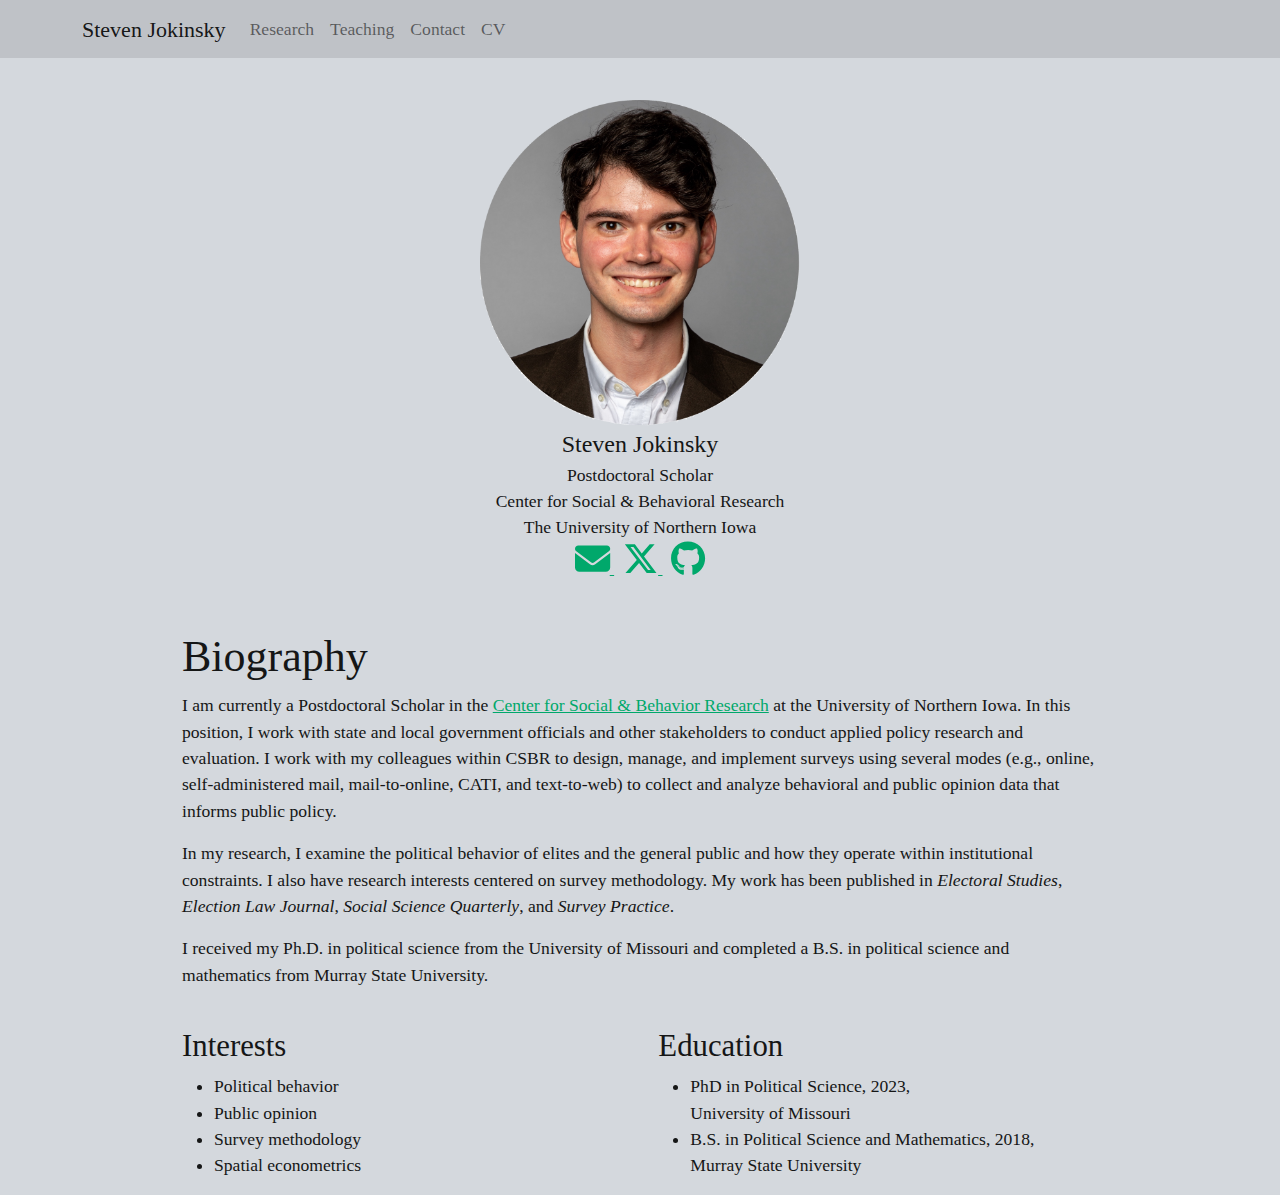
<file: docs/index.html>
<!DOCTYPE html>

<html>

<head>

<meta charset="utf-8" />
<meta name="generator" content="pandoc" />
<meta http-equiv="X-UA-Compatible" content="IE=EDGE" />




<title>index.knit</title>

<script src="site_libs/header-attrs-2.25/header-attrs.js"></script>
<script src="site_libs/jquery-3.6.0/jquery-3.6.0.min.js"></script>
<meta name="viewport" content="width=device-width, initial-scale=1, shrink-to-fit=no" />
<link href="site_libs/bootstrap-5.2.2/bootstrap.min.css" rel="stylesheet" />
<script src="site_libs/bootstrap-5.2.2/bootstrap.bundle.min.js"></script>
<script src="site_libs/bs3compat-0.5.1/transition.js"></script>
<script src="site_libs/bs3compat-0.5.1/tabs.js"></script>
<script src="site_libs/bs3compat-0.5.1/bs3compat.js"></script>
<script src="site_libs/navigation-1.1/tabsets.js"></script>
<link href="site_libs/highlightjs-9.12.0/default.css" rel="stylesheet" />
<script src="site_libs/highlightjs-9.12.0/highlight.js"></script>

<style type="text/css">
  code{white-space: pre-wrap;}
  span.smallcaps{font-variant: small-caps;}
  span.underline{text-decoration: underline;}
  div.column{display: inline-block; vertical-align: top; width: 50%;}
  div.hanging-indent{margin-left: 1.5em; text-indent: -1.5em;}
  ul.task-list{list-style: none;}
    </style>

<style type="text/css">code{white-space: pre;}</style>
<script type="text/javascript">
if (window.hljs) {
  hljs.configure({languages: []});
  hljs.initHighlightingOnLoad();
  if (document.readyState && document.readyState === "complete") {
    window.setTimeout(function() { hljs.initHighlighting(); }, 0);
  }
}
</script>









<style type = "text/css">
.main-container {
  max-width: 940px;
  margin-left: auto;
  margin-right: auto;
}
img {
  max-width:100%;
}
.tabbed-pane {
  padding-top: 12px;
}
.html-widget {
  margin-bottom: 20px;
}
button.code-folding-btn:focus {
  outline: none;
}
summary {
  display: list-item;
}
details > summary > p:only-child {
  display: inline;
}
pre code {
  padding: 0;
}
</style>


<style type="text/css">
.dropdown-submenu {
  position: relative;
}
.dropdown-submenu>.dropdown-menu {
  top: 0;
  left: 100%;
  margin-top: -6px;
  margin-left: -1px;
  border-radius: 0 6px 6px 6px;
}
.dropdown-submenu:hover>.dropdown-menu {
  display: block;
}
.dropdown-submenu>a:after {
  display: block;
  content: " ";
  float: right;
  width: 0;
  height: 0;
  border-color: transparent;
  border-style: solid;
  border-width: 5px 0 5px 5px;
  border-left-color: #cccccc;
  margin-top: 5px;
  margin-right: -10px;
}
.dropdown-submenu:hover>a:after {
  border-left-color: #adb5bd;
}
.dropdown-submenu.pull-left {
  float: none;
}
.dropdown-submenu.pull-left>.dropdown-menu {
  left: -100%;
  margin-left: 10px;
  border-radius: 6px 0 6px 6px;
}
</style>

<script type="text/javascript">
// manage active state of menu based on current page
$(document).ready(function () {
  // active menu anchor
  href = window.location.pathname
  href = href.substr(href.lastIndexOf('/') + 1)
  if (href === "")
    href = "index.html";
  var menuAnchor = $('a[href="' + href + '"]');

  // mark the anchor link active (and if it's in a dropdown, also mark that active)
  var dropdown = menuAnchor.closest('li.dropdown');
  if (window.bootstrap) { // Bootstrap 4+
    menuAnchor.addClass('active');
    dropdown.find('> .dropdown-toggle').addClass('active');
  } else { // Bootstrap 3
    menuAnchor.parent().addClass('active');
    dropdown.addClass('active');
  }

  // Navbar adjustments
  var navHeight = $(".navbar").first().height() + 15;
  var style = document.createElement('style');
  var pt = "padding-top: " + navHeight + "px; ";
  var mt = "margin-top: -" + navHeight + "px; ";
  var css = "";
  // offset scroll position for anchor links (for fixed navbar)
  for (var i = 1; i <= 6; i++) {
    css += ".section h" + i + "{ " + pt + mt + "}\n";
  }
  style.innerHTML = "body {" + pt + "padding-bottom: 40px; }\n" + css;
  document.head.appendChild(style);
});
</script>

<!-- tabsets -->

<style type="text/css">
.tabset-dropdown > .nav-tabs {
  display: inline-table;
  max-height: 500px;
  min-height: 44px;
  overflow-y: auto;
  border: 1px solid #ddd;
  border-radius: 4px;
}

.tabset-dropdown > .nav-tabs > li.active:before, .tabset-dropdown > .nav-tabs.nav-tabs-open:before {
  content: "\e259";
  font-family: 'Glyphicons Halflings';
  display: inline-block;
  padding: 10px;
  border-right: 1px solid #ddd;
}

.tabset-dropdown > .nav-tabs.nav-tabs-open > li.active:before {
  content: "\e258";
  font-family: 'Glyphicons Halflings';
  border: none;
}

.tabset-dropdown > .nav-tabs > li.active {
  display: block;
}

.tabset-dropdown > .nav-tabs > li > a,
.tabset-dropdown > .nav-tabs > li > a:focus,
.tabset-dropdown > .nav-tabs > li > a:hover {
  border: none;
  display: inline-block;
  border-radius: 4px;
  background-color: transparent;
}

.tabset-dropdown > .nav-tabs.nav-tabs-open > li {
  display: block;
  float: none;
}

.tabset-dropdown > .nav-tabs > li {
  display: none;
}
</style>

<!-- code folding -->




</head>

<body>


<div class="container-fluid main-container">




<div class="navbar navbar-default  navbar-fixed-top" role="navigation">
  <div class="container">
    <div class="navbar-header">
      <button type="button" class="navbar-toggle collapsed" data-toggle="collapse" data-bs-toggle="collapse" data-target="#navbar" data-bs-target="#navbar">
        <span class="icon-bar"></span>
        <span class="icon-bar"></span>
        <span class="icon-bar"></span>
      </button>
      <a class="navbar-brand" href="index.html">Steven Jokinsky</a>
    </div>
    <div id="navbar" class="navbar-collapse collapse">
      <ul class="nav navbar-nav">
        <li>
  <a href="research.html">Research</a>
</li>
<li>
  <a href="teaching.html">Teaching</a>
</li>
<li>
  <a href="contact.html">Contact</a>
</li>
<li>
  <a href="./CV/Jokinsky-CV-OCT25.pdf">CV</a>
</li>
      </ul>
      <ul class="nav navbar-nav navbar-right">
        
      </ul>
    </div><!--/.nav-collapse -->
  </div><!--/.container -->
</div><!--/.navbar -->

<div id="header">




</div>


<!-- Load in R packages -->
<p><br /> <!-- LINE BREAK --></p>
<!-- Insert professional headshot -->
<img src="images/StevenJokinsky-Circle.png" width="35%" height="35%" style="display: block; margin: auto;" />
<center>
<font size = "5"> Steven Jokinsky </font> <br /> Postdoctoral Scholar
<br /> Center for Social &amp; Behavioral Research <br /> The University
of Northern Iowa
</center>
<!-- <br /> <!-- LINE BREAK -->
<!-- Insert links to email, Twitter/X, and GitHub -->
<center>
<a href="mailto:steven.jokinsky@uni.edu">
<svg aria-hidden="true" role="img" viewBox="0 0 512 512" style="height:2em;width:2em;vertical-align:-0.125em;margin-left:auto;margin-right:auto;font-size:inherit;fill:currentColor;overflow:visible;position:relative;"><path d="M48 64C21.5 64 0 85.5 0 112c0 15.1 7.1 29.3 19.2 38.4L236.8 313.6c11.4 8.5 27 8.5 38.4 0L492.8 150.4c12.1-9.1 19.2-23.3 19.2-38.4c0-26.5-21.5-48-48-48H48zM0 176V384c0 35.3 28.7 64 64 64H448c35.3 0 64-28.7 64-64V176L294.4 339.2c-22.8 17.1-54 17.1-76.8 0L0 176z"/></svg>
</a>   <a href="https://x.com/stevenjokinsky">
<svg aria-hidden="true" role="img" viewBox="0 0 512 512" style="height:2em;width:2em;vertical-align:-0.125em;margin-left:auto;margin-right:auto;font-size:inherit;fill:currentColor;overflow:visible;position:relative;"><path d="M389.2 48h70.6L305.6 224.2 487 464H345L233.7 318.6 106.5 464H35.8L200.7 275.5 26.8 48H172.4L272.9 180.9 389.2 48zM364.4 421.8h39.1L151.1 88h-42L364.4 421.8z"/></svg>
</a>   <a href="https://github.com/stevenjokinsky">
<svg aria-hidden="true" role="img" viewBox="0 0 496 512" style="height:2em;width:1.94em;vertical-align:-0.125em;margin-left:auto;margin-right:auto;font-size:inherit;fill:currentColor;overflow:visible;position:relative;"><path d="M165.9 397.4c0 2-2.3 3.6-5.2 3.6-3.3.3-5.6-1.3-5.6-3.6 0-2 2.3-3.6 5.2-3.6 3-.3 5.6 1.3 5.6 3.6zm-31.1-4.5c-.7 2 1.3 4.3 4.3 4.9 2.6 1 5.6 0 6.2-2s-1.3-4.3-4.3-5.2c-2.6-.7-5.5.3-6.2 2.3zm44.2-1.7c-2.9.7-4.9 2.6-4.6 4.9.3 2 2.9 3.3 5.9 2.6 2.9-.7 4.9-2.6 4.6-4.6-.3-1.9-3-3.2-5.9-2.9zM244.8 8C106.1 8 0 113.3 0 252c0 110.9 69.8 205.8 169.5 239.2 12.8 2.3 17.3-5.6 17.3-12.1 0-6.2-.3-40.4-.3-61.4 0 0-70 15-84.7-29.8 0 0-11.4-29.1-27.8-36.6 0 0-22.9-15.7 1.6-15.4 0 0 24.9 2 38.6 25.8 21.9 38.6 58.6 27.5 72.9 20.9 2.3-16 8.8-27.1 16-33.7-55.9-6.2-112.3-14.3-112.3-110.5 0-27.5 7.6-41.3 23.6-58.9-2.6-6.5-11.1-33.3 2.6-67.9 20.9-6.5 69 27 69 27 20-5.6 41.5-8.5 62.8-8.5s42.8 2.9 62.8 8.5c0 0 48.1-33.6 69-27 13.7 34.7 5.2 61.4 2.6 67.9 16 17.7 25.8 31.5 25.8 58.9 0 96.5-58.9 104.2-114.8 110.5 9.2 7.9 17 22.9 17 46.4 0 33.7-.3 75.4-.3 83.6 0 6.5 4.6 14.4 17.3 12.1C428.2 457.8 496 362.9 496 252 496 113.3 383.5 8 244.8 8zM97.2 352.9c-1.3 1-1 3.3.7 5.2 1.6 1.6 3.9 2.3 5.2 1 1.3-1 1-3.3-.7-5.2-1.6-1.6-3.9-2.3-5.2-1zm-10.8-8.1c-.7 1.3.3 2.9 2.3 3.9 1.6 1 3.6.7 4.3-.7.7-1.3-.3-2.9-2.3-3.9-2-.6-3.6-.3-4.3.7zm32.4 35.6c-1.6 1.3-1 4.3 1.3 6.2 2.3 2.3 5.2 2.6 6.5 1 1.3-1.3.7-4.3-1.3-6.2-2.2-2.3-5.2-2.6-6.5-1zm-11.4-14.7c-1.6 1-1.6 3.6 0 5.9 1.6 2.3 4.3 3.3 5.6 2.3 1.6-1.3 1.6-3.9 0-6.2-1.4-2.3-4-3.3-5.6-2z"/></svg>
</a>
</center>
<p><br /> <!-- LINE BREAK --></p>
<!-- Biography -->
<div id="biography" class="section level1">
<h1>Biography</h1>
<p>I am currently a Postdoctoral Scholar in the <a
href="https://csbr.uni.edu">Center for Social &amp; Behavior
Research</a> at the University of Northern Iowa. In this position, I
work with state and local government officials and other stakeholders to
conduct applied policy research and evaluation. I work with my
colleagues within CSBR to design, manage, and implement surveys using
several modes (e.g., online, self-administered mail, mail-to-online,
CATI, and text-to-web) to collect and analyze behavioral and public
opinion data that informs public policy. <br/> <!-- LINE BREAK --></p>
<p>In my research, I examine the political behavior of elites and the
general public and how they operate within institutional constraints. I
also have research interests centered on survey methodology. My work has
been published in <em>Electoral Studies</em>, <em>Election Law
Journal</em>, <em>Social Science Quarterly</em>, and <em>Survey
Practice</em>. <br /> <!-- LINE BREAK --></p>
<p>I received my Ph.D. in political science from the University of
Missouri and completed a B.S. in political science and mathematics from
Murray State University.</p>
<div class="columns">
<div id="interests" class="section level3"
style="width:48%; float:left; margin-right:4%;">
<h3>Interests</h3>
<ul>
<li>Political behavior</li>
<li>Public opinion</li>
<li>Survey methodology</li>
<li>Spatial econometrics</li>
</ul>
</div><div id="education" class="section level3"
style="width:48%; float:right;">
<h3>Education</h3>
<ul>
<li>PhD in Political Science, 2023, <br /> <!-- LINE BREAK -->
University of Missouri</li>
<li>B.S. in Political Science and Mathematics, 2018, <br />
<!-- LINE BREAK --> Murray State University</li>
</ul>
</div>
</div>
</div>




</div>

<script>

// add bootstrap table styles to pandoc tables
function bootstrapStylePandocTables() {
  $('tr.odd').parent('tbody').parent('table').addClass('table table-condensed');
}
$(document).ready(function () {
  bootstrapStylePandocTables();
});


</script>

<!-- tabsets -->

<script>
$(document).ready(function () {
  window.buildTabsets("TOC");
});

$(document).ready(function () {
  $('.tabset-dropdown > .nav-tabs > li').click(function () {
    $(this).parent().toggleClass('nav-tabs-open');
  });
});
</script>

<!-- code folding -->


<!-- dynamically load mathjax for compatibility with self-contained -->
<script>
  (function () {
    var script = document.createElement("script");
    script.type = "text/javascript";
    script.src  = "https://mathjax.rstudio.com/latest/MathJax.js?config=TeX-AMS-MML_HTMLorMML";
    document.getElementsByTagName("head")[0].appendChild(script);
  })();
</script>

</body>
</html>
</file>
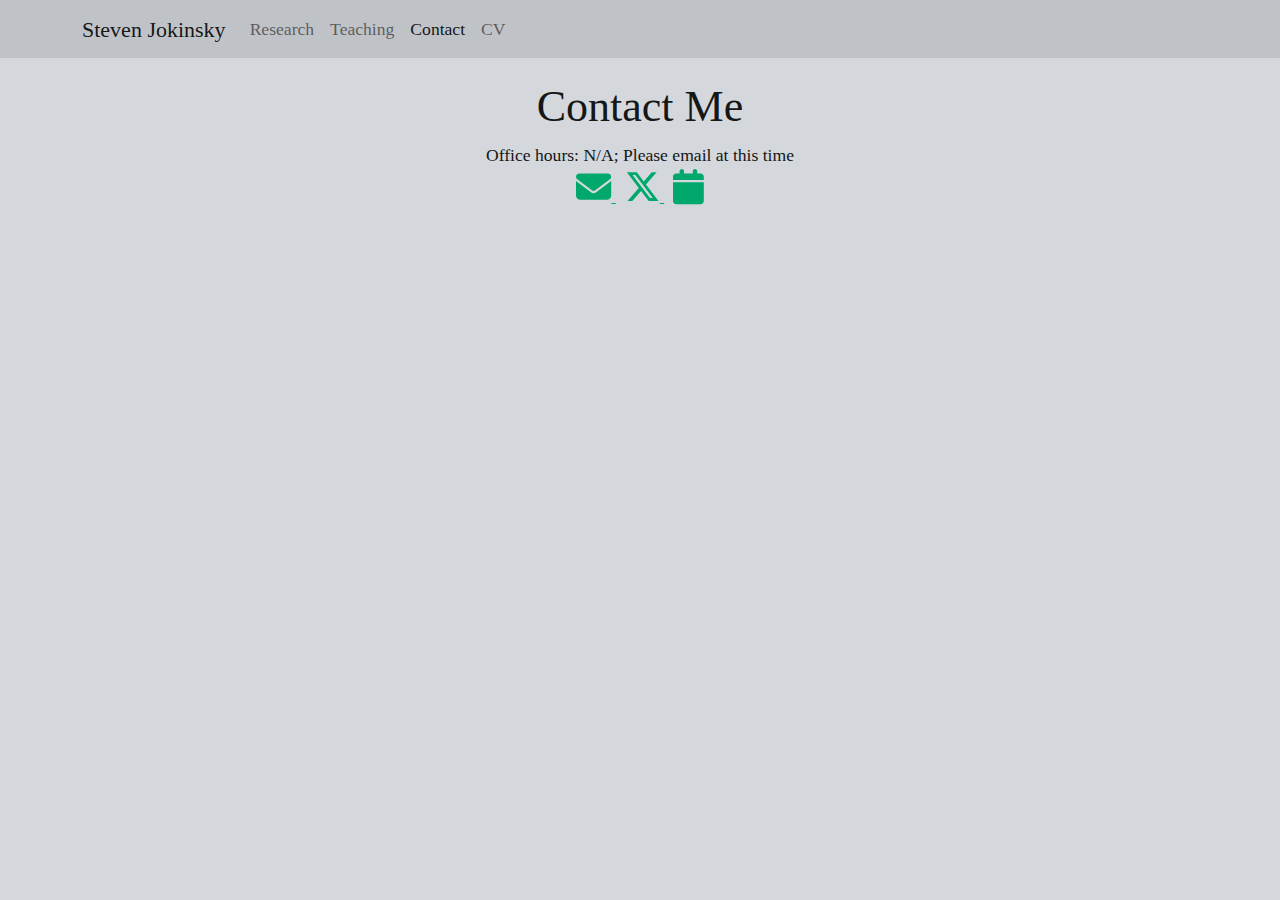
<file: docs/contact.html>
<!DOCTYPE html>

<html>

<head>

<meta charset="utf-8" />
<meta name="generator" content="pandoc" />
<meta http-equiv="X-UA-Compatible" content="IE=EDGE" />




<title>contact.knit</title>

<script src="site_libs/header-attrs-2.25/header-attrs.js"></script>
<script src="site_libs/jquery-3.6.0/jquery-3.6.0.min.js"></script>
<meta name="viewport" content="width=device-width, initial-scale=1, shrink-to-fit=no" />
<link href="site_libs/bootstrap-5.2.2/bootstrap.min.css" rel="stylesheet" />
<script src="site_libs/bootstrap-5.2.2/bootstrap.bundle.min.js"></script>
<script src="site_libs/bs3compat-0.5.1/transition.js"></script>
<script src="site_libs/bs3compat-0.5.1/tabs.js"></script>
<script src="site_libs/bs3compat-0.5.1/bs3compat.js"></script>
<script src="site_libs/navigation-1.1/tabsets.js"></script>
<link href="site_libs/highlightjs-9.12.0/default.css" rel="stylesheet" />
<script src="site_libs/highlightjs-9.12.0/highlight.js"></script>
<script src="site_libs/htmlwidgets-1.6.4/htmlwidgets.js"></script>
<link href="site_libs/leaflet-1.3.1/leaflet.css" rel="stylesheet" />
<script src="site_libs/leaflet-1.3.1/leaflet.js"></script>
<link href="site_libs/leafletfix-1.0.0/leafletfix.css" rel="stylesheet" />
<script src="site_libs/proj4-2.6.2/proj4.min.js"></script>
<script src="site_libs/Proj4Leaflet-1.0.1/proj4leaflet.js"></script>
<link href="site_libs/rstudio_leaflet-1.3.1/rstudio_leaflet.css" rel="stylesheet" />
<script src="site_libs/leaflet-binding-2.2.2/leaflet.js"></script>

<style type="text/css">
  code{white-space: pre-wrap;}
  span.smallcaps{font-variant: small-caps;}
  span.underline{text-decoration: underline;}
  div.column{display: inline-block; vertical-align: top; width: 50%;}
  div.hanging-indent{margin-left: 1.5em; text-indent: -1.5em;}
  ul.task-list{list-style: none;}
    </style>

<style type="text/css">code{white-space: pre;}</style>
<script type="text/javascript">
if (window.hljs) {
  hljs.configure({languages: []});
  hljs.initHighlightingOnLoad();
  if (document.readyState && document.readyState === "complete") {
    window.setTimeout(function() { hljs.initHighlighting(); }, 0);
  }
}
</script>









<style type = "text/css">
.main-container {
  max-width: 940px;
  margin-left: auto;
  margin-right: auto;
}
img {
  max-width:100%;
}
.tabbed-pane {
  padding-top: 12px;
}
.html-widget {
  margin-bottom: 20px;
}
button.code-folding-btn:focus {
  outline: none;
}
summary {
  display: list-item;
}
details > summary > p:only-child {
  display: inline;
}
pre code {
  padding: 0;
}
</style>


<style type="text/css">
.dropdown-submenu {
  position: relative;
}
.dropdown-submenu>.dropdown-menu {
  top: 0;
  left: 100%;
  margin-top: -6px;
  margin-left: -1px;
  border-radius: 0 6px 6px 6px;
}
.dropdown-submenu:hover>.dropdown-menu {
  display: block;
}
.dropdown-submenu>a:after {
  display: block;
  content: " ";
  float: right;
  width: 0;
  height: 0;
  border-color: transparent;
  border-style: solid;
  border-width: 5px 0 5px 5px;
  border-left-color: #cccccc;
  margin-top: 5px;
  margin-right: -10px;
}
.dropdown-submenu:hover>a:after {
  border-left-color: #adb5bd;
}
.dropdown-submenu.pull-left {
  float: none;
}
.dropdown-submenu.pull-left>.dropdown-menu {
  left: -100%;
  margin-left: 10px;
  border-radius: 6px 0 6px 6px;
}
</style>

<script type="text/javascript">
// manage active state of menu based on current page
$(document).ready(function () {
  // active menu anchor
  href = window.location.pathname
  href = href.substr(href.lastIndexOf('/') + 1)
  if (href === "")
    href = "index.html";
  var menuAnchor = $('a[href="' + href + '"]');

  // mark the anchor link active (and if it's in a dropdown, also mark that active)
  var dropdown = menuAnchor.closest('li.dropdown');
  if (window.bootstrap) { // Bootstrap 4+
    menuAnchor.addClass('active');
    dropdown.find('> .dropdown-toggle').addClass('active');
  } else { // Bootstrap 3
    menuAnchor.parent().addClass('active');
    dropdown.addClass('active');
  }

  // Navbar adjustments
  var navHeight = $(".navbar").first().height() + 15;
  var style = document.createElement('style');
  var pt = "padding-top: " + navHeight + "px; ";
  var mt = "margin-top: -" + navHeight + "px; ";
  var css = "";
  // offset scroll position for anchor links (for fixed navbar)
  for (var i = 1; i <= 6; i++) {
    css += ".section h" + i + "{ " + pt + mt + "}\n";
  }
  style.innerHTML = "body {" + pt + "padding-bottom: 40px; }\n" + css;
  document.head.appendChild(style);
});
</script>

<!-- tabsets -->

<style type="text/css">
.tabset-dropdown > .nav-tabs {
  display: inline-table;
  max-height: 500px;
  min-height: 44px;
  overflow-y: auto;
  border: 1px solid #ddd;
  border-radius: 4px;
}

.tabset-dropdown > .nav-tabs > li.active:before, .tabset-dropdown > .nav-tabs.nav-tabs-open:before {
  content: "\e259";
  font-family: 'Glyphicons Halflings';
  display: inline-block;
  padding: 10px;
  border-right: 1px solid #ddd;
}

.tabset-dropdown > .nav-tabs.nav-tabs-open > li.active:before {
  content: "\e258";
  font-family: 'Glyphicons Halflings';
  border: none;
}

.tabset-dropdown > .nav-tabs > li.active {
  display: block;
}

.tabset-dropdown > .nav-tabs > li > a,
.tabset-dropdown > .nav-tabs > li > a:focus,
.tabset-dropdown > .nav-tabs > li > a:hover {
  border: none;
  display: inline-block;
  border-radius: 4px;
  background-color: transparent;
}

.tabset-dropdown > .nav-tabs.nav-tabs-open > li {
  display: block;
  float: none;
}

.tabset-dropdown > .nav-tabs > li {
  display: none;
}
</style>

<!-- code folding -->




</head>

<body>


<div class="container-fluid main-container">




<div class="navbar navbar-default  navbar-fixed-top" role="navigation">
  <div class="container">
    <div class="navbar-header">
      <button type="button" class="navbar-toggle collapsed" data-toggle="collapse" data-bs-toggle="collapse" data-target="#navbar" data-bs-target="#navbar">
        <span class="icon-bar"></span>
        <span class="icon-bar"></span>
        <span class="icon-bar"></span>
      </button>
      <a class="navbar-brand" href="index.html">Steven Jokinsky</a>
    </div>
    <div id="navbar" class="navbar-collapse collapse">
      <ul class="nav navbar-nav">
        <li>
  <a href="research.html">Research</a>
</li>
<li>
  <a href="teaching.html">Teaching</a>
</li>
<li>
  <a href="contact.html">Contact</a>
</li>
<li>
  <a href="./CV/Jokinsky-CV-SEP25.pdf">CV</a>
</li>
      </ul>
      <ul class="nav navbar-nav navbar-right">
        
      </ul>
    </div><!--/.nav-collapse -->
  </div><!--/.container -->
</div><!--/.navbar -->

<div id="header">




</div>


<center>
<div id="contact-me" class="section level1">
<h1>Contact Me</h1>
</center>
<center>
Office hours: N/A; Please email at this time
</center>
<!-- Insert links to email, Twitter/X, and GitHub -->
<center>
<a href="mailto:steven.jokinsky@uni.edu">
<svg aria-hidden="true" role="img" viewBox="0 0 512 512" style="height:2em;width:2em;vertical-align:-0.125em;margin-left:auto;margin-right:auto;font-size:inherit;fill:currentColor;overflow:visible;position:relative;"><path d="M48 64C21.5 64 0 85.5 0 112c0 15.1 7.1 29.3 19.2 38.4L236.8 313.6c11.4 8.5 27 8.5 38.4 0L492.8 150.4c12.1-9.1 19.2-23.3 19.2-38.4c0-26.5-21.5-48-48-48H48zM0 176V384c0 35.3 28.7 64 64 64H448c35.3 0 64-28.7 64-64V176L294.4 339.2c-22.8 17.1-54 17.1-76.8 0L0 176z"/></svg>
</a>   <a href="https://x.com/stevenjokinsky">
<svg aria-hidden="true" role="img" viewBox="0 0 512 512" style="height:2em;width:2em;vertical-align:-0.125em;margin-left:auto;margin-right:auto;font-size:inherit;fill:currentColor;overflow:visible;position:relative;"><path d="M389.2 48h70.6L305.6 224.2 487 464H345L233.7 318.6 106.5 464H35.8L200.7 275.5 26.8 48H172.4L272.9 180.9 389.2 48zM364.4 421.8h39.1L151.1 88h-42L364.4 421.8z"/></svg>
</a>   <a href="">
<svg aria-hidden="true" role="img" viewBox="0 0 448 512" style="height:2em;width:1.75em;vertical-align:-0.125em;margin-left:auto;margin-right:auto;font-size:inherit;fill:currentColor;overflow:visible;position:relative;"><path d="M96 32V64H48C21.5 64 0 85.5 0 112v48H448V112c0-26.5-21.5-48-48-48H352V32c0-17.7-14.3-32-32-32s-32 14.3-32 32V64H160V32c0-17.7-14.3-32-32-32S96 14.3 96 32zM448 192H0V464c0 26.5 21.5 48 48 48H400c26.5 0 48-21.5 48-48V192z"/></svg>
</a>
</center>
<p></br> <!-- LINE BREAK --></p>
<!-- Interactive map -->
</div>




</div>

<script>

// add bootstrap table styles to pandoc tables
function bootstrapStylePandocTables() {
  $('tr.odd').parent('tbody').parent('table').addClass('table table-condensed');
}
$(document).ready(function () {
  bootstrapStylePandocTables();
});


</script>

<!-- tabsets -->

<script>
$(document).ready(function () {
  window.buildTabsets("TOC");
});

$(document).ready(function () {
  $('.tabset-dropdown > .nav-tabs > li').click(function () {
    $(this).parent().toggleClass('nav-tabs-open');
  });
});
</script>

<!-- code folding -->


<!-- dynamically load mathjax for compatibility with self-contained -->
<script>
  (function () {
    var script = document.createElement("script");
    script.type = "text/javascript";
    script.src  = "https://mathjax.rstudio.com/latest/MathJax.js?config=TeX-AMS-MML_HTMLorMML";
    document.getElementsByTagName("head")[0].appendChild(script);
  })();
</script>

</body>
</html>
</file>
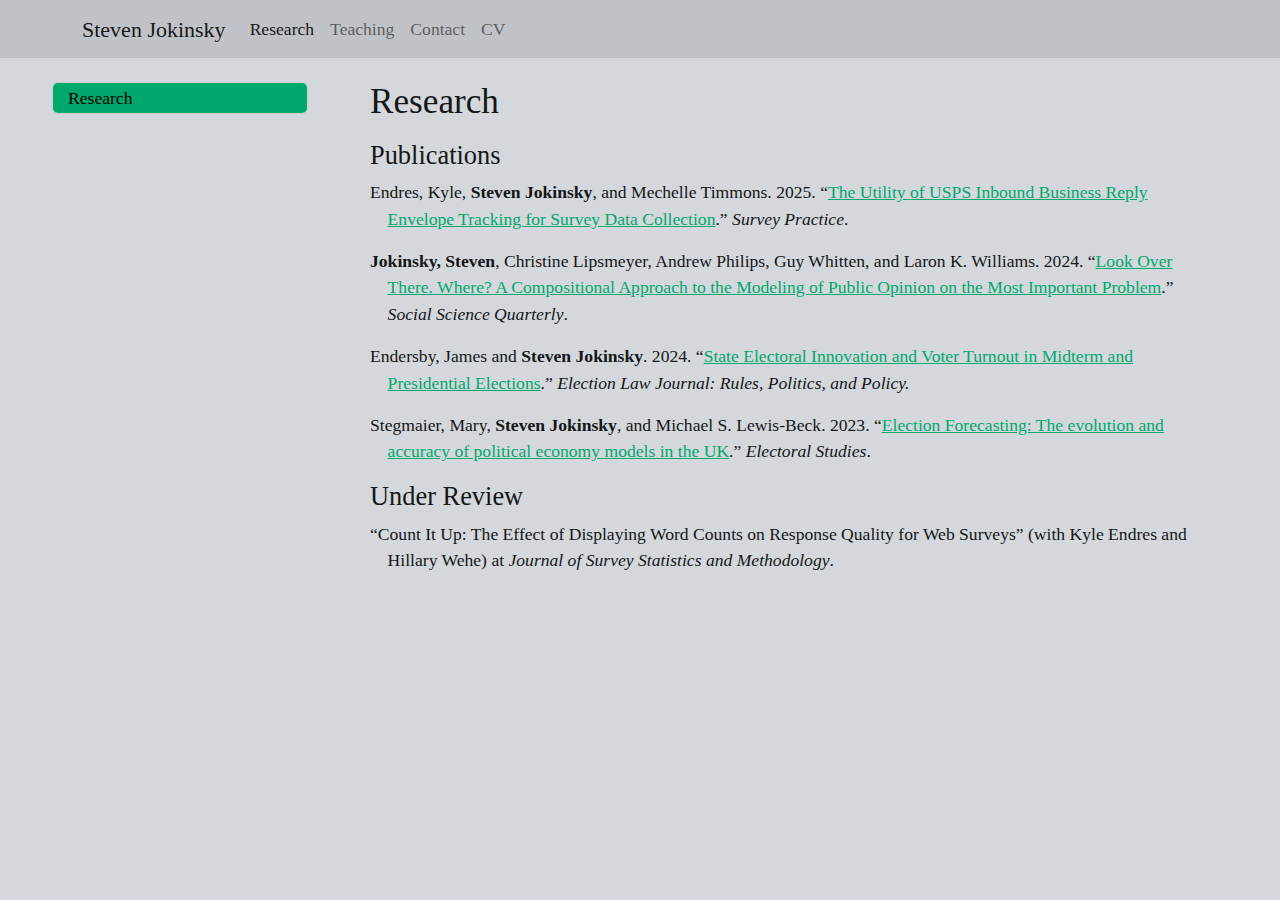
<file: docs/research.html>
<!DOCTYPE html>

<html>

<head>

<meta charset="utf-8" />
<meta name="generator" content="pandoc" />
<meta http-equiv="X-UA-Compatible" content="IE=EDGE" />




<title>research.knit</title>

<script src="site_libs/header-attrs-2.25/header-attrs.js"></script>
<script src="site_libs/jquery-3.6.0/jquery-3.6.0.min.js"></script>
<meta name="viewport" content="width=device-width, initial-scale=1, shrink-to-fit=no" />
<link href="site_libs/bootstrap-5.2.2/bootstrap.min.css" rel="stylesheet" />
<script src="site_libs/bootstrap-5.2.2/bootstrap.bundle.min.js"></script>
<script src="site_libs/bs3compat-0.5.1/transition.js"></script>
<script src="site_libs/bs3compat-0.5.1/tabs.js"></script>
<script src="site_libs/bs3compat-0.5.1/bs3compat.js"></script>
<script src="site_libs/jqueryui-1.13.2/jquery-ui.min.js"></script>
<link href="site_libs/tocify-1.9.1/jquery.tocify.css" rel="stylesheet" />
<script src="site_libs/tocify-1.9.1/jquery.tocify.js"></script>
<script src="site_libs/navigation-1.1/tabsets.js"></script>
<link href="site_libs/highlightjs-9.12.0/default.css" rel="stylesheet" />
<script src="site_libs/highlightjs-9.12.0/highlight.js"></script>

<style type="text/css">
  code{white-space: pre-wrap;}
  span.smallcaps{font-variant: small-caps;}
  span.underline{text-decoration: underline;}
  div.column{display: inline-block; vertical-align: top; width: 50%;}
  div.hanging-indent{margin-left: 1.5em; text-indent: -1.5em;}
  ul.task-list{list-style: none;}
    </style>

<style type="text/css">code{white-space: pre;}</style>
<script type="text/javascript">
if (window.hljs) {
  hljs.configure({languages: []});
  hljs.initHighlightingOnLoad();
  if (document.readyState && document.readyState === "complete") {
    window.setTimeout(function() { hljs.initHighlighting(); }, 0);
  }
}
</script>









<style type = "text/css">
.main-container {
  max-width: 940px;
  margin-left: auto;
  margin-right: auto;
}
img {
  max-width:100%;
}
.tabbed-pane {
  padding-top: 12px;
}
.html-widget {
  margin-bottom: 20px;
}
button.code-folding-btn:focus {
  outline: none;
}
summary {
  display: list-item;
}
details > summary > p:only-child {
  display: inline;
}
pre code {
  padding: 0;
}
</style>


<style type="text/css">
.dropdown-submenu {
  position: relative;
}
.dropdown-submenu>.dropdown-menu {
  top: 0;
  left: 100%;
  margin-top: -6px;
  margin-left: -1px;
  border-radius: 0 6px 6px 6px;
}
.dropdown-submenu:hover>.dropdown-menu {
  display: block;
}
.dropdown-submenu>a:after {
  display: block;
  content: " ";
  float: right;
  width: 0;
  height: 0;
  border-color: transparent;
  border-style: solid;
  border-width: 5px 0 5px 5px;
  border-left-color: #cccccc;
  margin-top: 5px;
  margin-right: -10px;
}
.dropdown-submenu:hover>a:after {
  border-left-color: #adb5bd;
}
.dropdown-submenu.pull-left {
  float: none;
}
.dropdown-submenu.pull-left>.dropdown-menu {
  left: -100%;
  margin-left: 10px;
  border-radius: 6px 0 6px 6px;
}
</style>

<script type="text/javascript">
// manage active state of menu based on current page
$(document).ready(function () {
  // active menu anchor
  href = window.location.pathname
  href = href.substr(href.lastIndexOf('/') + 1)
  if (href === "")
    href = "index.html";
  var menuAnchor = $('a[href="' + href + '"]');

  // mark the anchor link active (and if it's in a dropdown, also mark that active)
  var dropdown = menuAnchor.closest('li.dropdown');
  if (window.bootstrap) { // Bootstrap 4+
    menuAnchor.addClass('active');
    dropdown.find('> .dropdown-toggle').addClass('active');
  } else { // Bootstrap 3
    menuAnchor.parent().addClass('active');
    dropdown.addClass('active');
  }

  // Navbar adjustments
  var navHeight = $(".navbar").first().height() + 15;
  var style = document.createElement('style');
  var pt = "padding-top: " + navHeight + "px; ";
  var mt = "margin-top: -" + navHeight + "px; ";
  var css = "";
  // offset scroll position for anchor links (for fixed navbar)
  for (var i = 1; i <= 6; i++) {
    css += ".section h" + i + "{ " + pt + mt + "}\n";
  }
  style.innerHTML = "body {" + pt + "padding-bottom: 40px; }\n" + css;
  document.head.appendChild(style);
});
</script>

<!-- tabsets -->

<style type="text/css">
.tabset-dropdown > .nav-tabs {
  display: inline-table;
  max-height: 500px;
  min-height: 44px;
  overflow-y: auto;
  border: 1px solid #ddd;
  border-radius: 4px;
}

.tabset-dropdown > .nav-tabs > li.active:before, .tabset-dropdown > .nav-tabs.nav-tabs-open:before {
  content: "\e259";
  font-family: 'Glyphicons Halflings';
  display: inline-block;
  padding: 10px;
  border-right: 1px solid #ddd;
}

.tabset-dropdown > .nav-tabs.nav-tabs-open > li.active:before {
  content: "\e258";
  font-family: 'Glyphicons Halflings';
  border: none;
}

.tabset-dropdown > .nav-tabs > li.active {
  display: block;
}

.tabset-dropdown > .nav-tabs > li > a,
.tabset-dropdown > .nav-tabs > li > a:focus,
.tabset-dropdown > .nav-tabs > li > a:hover {
  border: none;
  display: inline-block;
  border-radius: 4px;
  background-color: transparent;
}

.tabset-dropdown > .nav-tabs.nav-tabs-open > li {
  display: block;
  float: none;
}

.tabset-dropdown > .nav-tabs > li {
  display: none;
}
</style>

<!-- code folding -->



<style type="text/css">

#TOC {
  margin: 25px 0px 20px 0px;
}
@media (max-width: 768px) {
#TOC {
  position: relative;
  width: 100%;
}
}

@media print {
.toc-content {
  /* see https://github.com/w3c/csswg-drafts/issues/4434 */
  float: right;
}
}

.toc-content {
  padding-left: 30px;
  padding-right: 40px;
}

div.main-container {
  max-width: 1200px;
}

div.tocify {
  width: 20%;
  max-width: 260px;
  max-height: 85%;
}

@media (min-width: 768px) and (max-width: 991px) {
  div.tocify {
    width: 25%;
  }
}

@media (max-width: 767px) {
  div.tocify {
    width: 100%;
    max-width: none;
  }
}

.tocify ul, .tocify li {
  line-height: 20px;
}

.tocify-subheader .tocify-item {
  font-size: 0.90em;
}

.tocify .list-group-item {
  border-radius: 0px;
}


</style>



</head>

<body>


<div class="container-fluid main-container">


<!-- setup 3col/9col grid for toc_float and main content  -->
<div class="row">
<div class="col-xs-12 col-sm-4 col-md-3">
<div id="TOC" class="tocify">
</div>
</div>

<div class="toc-content col-xs-12 col-sm-8 col-md-9">




<div class="navbar navbar-default  navbar-fixed-top" role="navigation">
  <div class="container">
    <div class="navbar-header">
      <button type="button" class="navbar-toggle collapsed" data-toggle="collapse" data-bs-toggle="collapse" data-target="#navbar" data-bs-target="#navbar">
        <span class="icon-bar"></span>
        <span class="icon-bar"></span>
        <span class="icon-bar"></span>
      </button>
      <a class="navbar-brand" href="index.html">Steven Jokinsky</a>
    </div>
    <div id="navbar" class="navbar-collapse collapse">
      <ul class="nav navbar-nav">
        <li>
  <a href="research.html">Research</a>
</li>
<li>
  <a href="teaching.html">Teaching</a>
</li>
<li>
  <a href="contact.html">Contact</a>
</li>
<li>
  <a href="./CV/Jokinsky-CV-SEP25.pdf">CV</a>
</li>
      </ul>
      <ul class="nav navbar-nav navbar-right">
        
      </ul>
    </div><!--/.nav-collapse -->
  </div><!--/.container -->
</div><!--/.navbar -->

<div id="header">




</div>


<div id="research" class="section level2">
<h2>Research</h2>
<div id="publications" class="section level4">
<h4>Publications</h4>
<p style="text-indent: -1em; padding-left: 1em;">
Endres, Kyle, <strong>Steven Jokinsky</strong>, and Mechelle Timmons.
2025. “<a href="https://doi.org/10.29115/SP-2025-0012">The Utility of
USPS Inbound Business Reply Envelope Tracking for Survey Data
Collection</a>.” <em>Survey Practice</em>.
</p>
<p style="text-indent: -1em; padding-left: 1em;">
<strong>Jokinsky, Steven</strong>, Christine Lipsmeyer, Andrew Philips,
Guy Whitten, and Laron K. Williams. 2024. “<a
href="https://onlinelibrary.wiley.com/doi/10.1111/ssqu.13360">Look Over
There. Where? A Compositional Approach to the Modeling of Public Opinion
on the Most Important Problem</a>.” <em>Social Science Quarterly</em>.
</p>
<p style="text-indent: -1em; padding-left: 1em;">
Endersby, James and <strong>Steven Jokinsky</strong>. 2024. “<a
href="https://www.liebertpub.com/doi/abs/10.1089/elj.2023.0013">State
Electoral Innovation and Voter Turnout in Midterm and Presidential
Elections</a>.” <em>Election Law Journal: Rules, Politics, and
Policy.</em>
</p>
<p style="text-indent: -1em; padding-left: 1em;">
Stegmaier, Mary, <strong>Steven Jokinsky</strong>, and Michael S.
Lewis-Beck. 2023. “<a
href="https://www.sciencedirect.com/science/article/abs/pii/S0261379423001166">Election
Forecasting: The evolution and accuracy of political economy models in
the UK</a>.” <em>Electoral Studies</em>.
</p>
</div>
<div id="under-review" class="section level4">
<h4>Under Review</h4>
<p style="text-indent: -1em; padding-left: 1em;">
“Count It Up: The Effect of Displaying Word Counts on Response Quality
for Web Surveys” (with Kyle Endres and Hillary Wehe) at <em>Journal of
Survey Statistics and Methodology</em>.
</p>
<!-- <p style="text-indent: -1em; padding-left: 1em;">  -->
<!--   “A Place of Their Own: Far-Right Support and Reunification in the Former East Germany” (with Michael A. Powell) at *Western European Politics*. -->
<!-- </p> -->
<!-- #### Professional Reports -->
</div>
</div>



</div>
</div>

</div>

<script>

// add bootstrap table styles to pandoc tables
function bootstrapStylePandocTables() {
  $('tr.odd').parent('tbody').parent('table').addClass('table table-condensed');
}
$(document).ready(function () {
  bootstrapStylePandocTables();
});


</script>

<!-- tabsets -->

<script>
$(document).ready(function () {
  window.buildTabsets("TOC");
});

$(document).ready(function () {
  $('.tabset-dropdown > .nav-tabs > li').click(function () {
    $(this).parent().toggleClass('nav-tabs-open');
  });
});
</script>

<!-- code folding -->

<script>
$(document).ready(function ()  {

    // temporarily add toc-ignore selector to headers for the consistency with Pandoc
    $('.unlisted.unnumbered').addClass('toc-ignore')

    // move toc-ignore selectors from section div to header
    $('div.section.toc-ignore')
        .removeClass('toc-ignore')
        .children('h1,h2,h3,h4,h5').addClass('toc-ignore');

    // establish options
    var options = {
      selectors: "h1,h2,h3,h4,h5,h6",
      theme: "bootstrap3",
      context: '.toc-content',
      hashGenerator: function (text) {
        return text.replace(/[.\\/?&!#<>]/g, '').replace(/\s/g, '_');
      },
      ignoreSelector: ".toc-ignore",
      scrollTo: 0
    };
    options.showAndHide = true;
    options.smoothScroll = true;

    // tocify
    var toc = $("#TOC").tocify(options).data("toc-tocify");
});
</script>

<!-- dynamically load mathjax for compatibility with self-contained -->
<script>
  (function () {
    var script = document.createElement("script");
    script.type = "text/javascript";
    script.src  = "https://mathjax.rstudio.com/latest/MathJax.js?config=TeX-AMS-MML_HTMLorMML";
    document.getElementsByTagName("head")[0].appendChild(script);
  })();
</script>

</body>
</html>
</file>
<file: docs/site_libs/highlightjs-9.12.0/default.css>
.hljs-literal {
  color: #990073;
}

.hljs-number {
  color: #099;
}

.hljs-comment {
  color: #998;
  font-style: italic;
}

.hljs-keyword {
  color: #900;
  font-weight: bold;
}

.hljs-string {
  color: #d14;
}
</file>
<file: docs/site_libs/leaflet-1.3.1/leaflet.css>
/* required styles */

.leaflet-pane,
.leaflet-tile,
.leaflet-marker-icon,
.leaflet-marker-shadow,
.leaflet-tile-container,
.leaflet-pane > svg,
.leaflet-pane > canvas,
.leaflet-zoom-box,
.leaflet-image-layer,
.leaflet-layer {
	position: absolute;
	left: 0;
	top: 0;
	}
.leaflet-container {
	overflow: hidden;
	}
.leaflet-tile,
.leaflet-marker-icon,
.leaflet-marker-shadow {
	-webkit-user-select: none;
	   -moz-user-select: none;
	        user-select: none;
	  -webkit-user-drag: none;
	}
/* Safari renders non-retina tile on retina better with this, but Chrome is worse */
.leaflet-safari .leaflet-tile {
	image-rendering: -webkit-optimize-contrast;
	}
/* hack that prevents hw layers "stretching" when loading new tiles */
.leaflet-safari .leaflet-tile-container {
	width: 1600px;
	height: 1600px;
	-webkit-transform-origin: 0 0;
	}
.leaflet-marker-icon,
.leaflet-marker-shadow {
	display: block;
	}
/* .leaflet-container svg: reset svg max-width decleration shipped in Joomla! (joomla.org) 3.x */
/* .leaflet-container img: map is broken in FF if you have max-width: 100% on tiles */
.leaflet-container .leaflet-overlay-pane svg,
.leaflet-container .leaflet-marker-pane img,
.leaflet-container .leaflet-shadow-pane img,
.leaflet-container .leaflet-tile-pane img,
.leaflet-container img.leaflet-image-layer {
	max-width: none !important;
	max-height: none !important;
	}

.leaflet-container.leaflet-touch-zoom {
	-ms-touch-action: pan-x pan-y;
	touch-action: pan-x pan-y;
	}
.leaflet-container.leaflet-touch-drag {
	-ms-touch-action: pinch-zoom;
	/* Fallback for FF which doesn't support pinch-zoom */
	touch-action: none;
	touch-action: pinch-zoom;
}
.leaflet-container.leaflet-touch-drag.leaflet-touch-zoom {
	-ms-touch-action: none;
	touch-action: none;
}
.leaflet-container {
	-webkit-tap-highlight-color: transparent;
}
.leaflet-container a {
	-webkit-tap-highlight-color: rgba(51, 181, 229, 0.4);
}
.leaflet-tile {
	filter: inherit;
	visibility: hidden;
	}
.leaflet-tile-loaded {
	visibility: inherit;
	}
.leaflet-zoom-box {
	width: 0;
	height: 0;
	-moz-box-sizing: border-box;
	     box-sizing: border-box;
	z-index: 800;
	}
/* workaround for https://bugzilla.mozilla.org/show_bug.cgi?id=888319 */
.leaflet-overlay-pane svg {
	-moz-user-select: none;
	}

.leaflet-pane         { z-index: 400; }

.leaflet-tile-pane    { z-index: 200; }
.leaflet-overlay-pane { z-index: 400; }
.leaflet-shadow-pane  { z-index: 500; }
.leaflet-marker-pane  { z-index: 600; }
.leaflet-tooltip-pane   { z-index: 650; }
.leaflet-popup-pane   { z-index: 700; }

.leaflet-map-pane canvas { z-index: 100; }
.leaflet-map-pane svg    { z-index: 200; }

.leaflet-vml-shape {
	width: 1px;
	height: 1px;
	}
.lvml {
	behavior: url(#default#VML);
	display: inline-block;
	position: absolute;
	}


/* control positioning */

.leaflet-control {
	position: relative;
	z-index: 800;
	pointer-events: visiblePainted; /* IE 9-10 doesn't have auto */
	pointer-events: auto;
	}
.leaflet-top,
.leaflet-bottom {
	position: absolute;
	z-index: 1000;
	pointer-events: none;
	}
.leaflet-top {
	top: 0;
	}
.leaflet-right {
	right: 0;
	}
.leaflet-bottom {
	bottom: 0;
	}
.leaflet-left {
	left: 0;
	}
.leaflet-control {
	float: left;
	clear: both;
	}
.leaflet-right .leaflet-control {
	float: right;
	}
.leaflet-top .leaflet-control {
	margin-top: 10px;
	}
.leaflet-bottom .leaflet-control {
	margin-bottom: 10px;
	}
.leaflet-left .leaflet-control {
	margin-left: 10px;
	}
.leaflet-right .leaflet-control {
	margin-right: 10px;
	}


/* zoom and fade animations */

.leaflet-fade-anim .leaflet-tile {
	will-change: opacity;
	}
.leaflet-fade-anim .leaflet-popup {
	opacity: 0;
	-webkit-transition: opacity 0.2s linear;
	   -moz-transition: opacity 0.2s linear;
	     -o-transition: opacity 0.2s linear;
	        transition: opacity 0.2s linear;
	}
.leaflet-fade-anim .leaflet-map-pane .leaflet-popup {
	opacity: 1;
	}
.leaflet-zoom-animated {
	-webkit-transform-origin: 0 0;
	    -ms-transform-origin: 0 0;
	        transform-origin: 0 0;
	}
.leaflet-zoom-anim .leaflet-zoom-animated {
	will-change: transform;
	}
.leaflet-zoom-anim .leaflet-zoom-animated {
	-webkit-transition: -webkit-transform 0.25s cubic-bezier(0,0,0.25,1);
	   -moz-transition:    -moz-transform 0.25s cubic-bezier(0,0,0.25,1);
	     -o-transition:      -o-transform 0.25s cubic-bezier(0,0,0.25,1);
	        transition:         transform 0.25s cubic-bezier(0,0,0.25,1);
	}
.leaflet-zoom-anim .leaflet-tile,
.leaflet-pan-anim .leaflet-tile {
	-webkit-transition: none;
	   -moz-transition: none;
	     -o-transition: none;
	        transition: none;
	}

.leaflet-zoom-anim .leaflet-zoom-hide {
	visibility: hidden;
	}


/* cursors */

.leaflet-interactive {
	cursor: pointer;
	}
.leaflet-grab {
	cursor: -webkit-grab;
	cursor:    -moz-grab;
	}
.leaflet-crosshair,
.leaflet-crosshair .leaflet-interactive {
	cursor: crosshair;
	}
.leaflet-popup-pane,
.leaflet-control {
	cursor: auto;
	}
.leaflet-dragging .leaflet-grab,
.leaflet-dragging .leaflet-grab .leaflet-interactive,
.leaflet-dragging .leaflet-marker-draggable {
	cursor: move;
	cursor: -webkit-grabbing;
	cursor:    -moz-grabbing;
	}

/* marker & overlays interactivity */
.leaflet-marker-icon,
.leaflet-marker-shadow,
.leaflet-image-layer,
.leaflet-pane > svg path,
.leaflet-tile-container {
	pointer-events: none;
	}

.leaflet-marker-icon.leaflet-interactive,
.leaflet-image-layer.leaflet-interactive,
.leaflet-pane > svg path.leaflet-interactive {
	pointer-events: visiblePainted; /* IE 9-10 doesn't have auto */
	pointer-events: auto;
	}

/* visual tweaks */

.leaflet-container {
	background: #ddd;
	outline: 0;
	}
.leaflet-container a {
	color: #0078A8;
	}
.leaflet-container a.leaflet-active {
	outline: 2px solid orange;
	}
.leaflet-zoom-box {
	border: 2px dotted #38f;
	background: rgba(255,255,255,0.5);
	}


/* general typography */
.leaflet-container {
	font: 12px/1.5 "Helvetica Neue", Arial, Helvetica, sans-serif;
	}


/* general toolbar styles */

.leaflet-bar {
	box-shadow: 0 1px 5px rgba(0,0,0,0.65);
	border-radius: 4px;
	}
.leaflet-bar a,
.leaflet-bar a:hover {
	background-color: #fff;
	border-bottom: 1px solid #ccc;
	width: 26px;
	height: 26px;
	line-height: 26px;
	display: block;
	text-align: center;
	text-decoration: none;
	color: black;
	}
.leaflet-bar a,
.leaflet-control-layers-toggle {
	background-position: 50% 50%;
	background-repeat: no-repeat;
	display: block;
	}
.leaflet-bar a:hover {
	background-color: #f4f4f4;
	}
.leaflet-bar a:first-child {
	border-top-left-radius: 4px;
	border-top-right-radius: 4px;
	}
.leaflet-bar a:last-child {
	border-bottom-left-radius: 4px;
	border-bottom-right-radius: 4px;
	border-bottom: none;
	}
.leaflet-bar a.leaflet-disabled {
	cursor: default;
	background-color: #f4f4f4;
	color: #bbb;
	}

.leaflet-touch .leaflet-bar a {
	width: 30px;
	height: 30px;
	line-height: 30px;
	}
.leaflet-touch .leaflet-bar a:first-child {
	border-top-left-radius: 2px;
	border-top-right-radius: 2px;
	}
.leaflet-touch .leaflet-bar a:last-child {
	border-bottom-left-radius: 2px;
	border-bottom-right-radius: 2px;
	}

/* zoom control */

.leaflet-control-zoom-in,
.leaflet-control-zoom-out {
	font: bold 18px 'Lucida Console', Monaco, monospace;
	text-indent: 1px;
	}

.leaflet-touch .leaflet-control-zoom-in, .leaflet-touch .leaflet-control-zoom-out  {
	font-size: 22px;
	}


/* layers control */

.leaflet-control-layers {
	box-shadow: 0 1px 5px rgba(0,0,0,0.4);
	background: #fff;
	border-radius: 5px;
	}
.leaflet-control-layers-toggle {
	background-image: url(images/layers.png);
	width: 36px;
	height: 36px;
	}
.leaflet-retina .leaflet-control-layers-toggle {
	background-image: url(images/layers-2x.png);
	background-size: 26px 26px;
	}
.leaflet-touch .leaflet-control-layers-toggle {
	width: 44px;
	height: 44px;
	}
.leaflet-control-layers .leaflet-control-layers-list,
.leaflet-control-layers-expanded .leaflet-control-layers-toggle {
	display: none;
	}
.leaflet-control-layers-expanded .leaflet-control-layers-list {
	display: block;
	position: relative;
	}
.leaflet-control-layers-expanded {
	padding: 6px 10px 6px 6px;
	color: #333;
	background: #fff;
	}
.leaflet-control-layers-scrollbar {
	overflow-y: scroll;
	overflow-x: hidden;
	padding-right: 5px;
	}
.leaflet-control-layers-selector {
	margin-top: 2px;
	position: relative;
	top: 1px;
	}
.leaflet-control-layers label {
	display: block;
	}
.leaflet-control-layers-separator {
	height: 0;
	border-top: 1px solid #ddd;
	margin: 5px -10px 5px -6px;
	}

/* Default icon URLs */
.leaflet-default-icon-path {
	background-image: url(images/marker-icon.png);
	}


/* attribution and scale controls */

.leaflet-container .leaflet-control-attribution {
	background: #fff;
	background: rgba(255, 255, 255, 0.7);
	margin: 0;
	}
.leaflet-control-attribution,
.leaflet-control-scale-line {
	padding: 0 5px;
	color: #333;
	}
.leaflet-control-attribution a {
	text-decoration: none;
	}
.leaflet-control-attribution a:hover {
	text-decoration: underline;
	}
.leaflet-container .leaflet-control-attribution,
.leaflet-container .leaflet-control-scale {
	font-size: 11px;
	}
.leaflet-left .leaflet-control-scale {
	margin-left: 5px;
	}
.leaflet-bottom .leaflet-control-scale {
	margin-bottom: 5px;
	}
.leaflet-control-scale-line {
	border: 2px solid #777;
	border-top: none;
	line-height: 1.1;
	padding: 2px 5px 1px;
	font-size: 11px;
	white-space: nowrap;
	overflow: hidden;
	-moz-box-sizing: border-box;
	     box-sizing: border-box;

	background: #fff;
	background: rgba(255, 255, 255, 0.5);
	}
.leaflet-control-scale-line:not(:first-child) {
	border-top: 2px solid #777;
	border-bottom: none;
	margin-top: -2px;
	}
.leaflet-control-scale-line:not(:first-child):not(:last-child) {
	border-bottom: 2px solid #777;
	}

.leaflet-touch .leaflet-control-attribution,
.leaflet-touch .leaflet-control-layers,
.leaflet-touch .leaflet-bar {
	box-shadow: none;
	}
.leaflet-touch .leaflet-control-layers,
.leaflet-touch .leaflet-bar {
	border: 2px solid rgba(0,0,0,0.2);
	background-clip: padding-box;
	}


/* popup */

.leaflet-popup {
	position: absolute;
	text-align: center;
	margin-bottom: 20px;
	}
.leaflet-popup-content-wrapper {
	padding: 1px;
	text-align: left;
	border-radius: 12px;
	}
.leaflet-popup-content {
	margin: 13px 19px;
	line-height: 1.4;
	}
.leaflet-popup-content p {
	margin: 18px 0;
	}
.leaflet-popup-tip-container {
	width: 40px;
	height: 20px;
	position: absolute;
	left: 50%;
	margin-left: -20px;
	overflow: hidden;
	pointer-events: none;
	}
.leaflet-popup-tip {
	width: 17px;
	height: 17px;
	padding: 1px;

	margin: -10px auto 0;

	-webkit-transform: rotate(45deg);
	   -moz-transform: rotate(45deg);
	    -ms-transform: rotate(45deg);
	     -o-transform: rotate(45deg);
	        transform: rotate(45deg);
	}
.leaflet-popup-content-wrapper,
.leaflet-popup-tip {
	background: white;
	color: #333;
	box-shadow: 0 3px 14px rgba(0,0,0,0.4);
	}
.leaflet-container a.leaflet-popup-close-button {
	position: absolute;
	top: 0;
	right: 0;
	padding: 4px 4px 0 0;
	border: none;
	text-align: center;
	width: 18px;
	height: 14px;
	font: 16px/14px Tahoma, Verdana, sans-serif;
	color: #c3c3c3;
	text-decoration: none;
	font-weight: bold;
	background: transparent;
	}
.leaflet-container a.leaflet-popup-close-button:hover {
	color: #999;
	}
.leaflet-popup-scrolled {
	overflow: auto;
	border-bottom: 1px solid #ddd;
	border-top: 1px solid #ddd;
	}

.leaflet-oldie .leaflet-popup-content-wrapper {
	zoom: 1;
	}
.leaflet-oldie .leaflet-popup-tip {
	width: 24px;
	margin: 0 auto;

	-ms-filter: "progid:DXImageTransform.Microsoft.Matrix(M11=0.70710678, M12=0.70710678, M21=-0.70710678, M22=0.70710678)";
	filter: progid:DXImageTransform.Microsoft.Matrix(M11=0.70710678, M12=0.70710678, M21=-0.70710678, M22=0.70710678);
	}
.leaflet-oldie .leaflet-popup-tip-container {
	margin-top: -1px;
	}

.leaflet-oldie .leaflet-control-zoom,
.leaflet-oldie .leaflet-control-layers,
.leaflet-oldie .leaflet-popup-content-wrapper,
.leaflet-oldie .leaflet-popup-tip {
	border: 1px solid #999;
	}


/* div icon */

.leaflet-div-icon {
	background: #fff;
	border: 1px solid #666;
	}


/* Tooltip */
/* Base styles for the element that has a tooltip */
.leaflet-tooltip {
	position: absolute;
	padding: 6px;
	background-color: #fff;
	border: 1px solid #fff;
	border-radius: 3px;
	color: #222;
	white-space: nowrap;
	-webkit-user-select: none;
	-moz-user-select: none;
	-ms-user-select: none;
	user-select: none;
	pointer-events: none;
	box-shadow: 0 1px 3px rgba(0,0,0,0.4);
	}
.leaflet-tooltip.leaflet-clickable {
	cursor: pointer;
	pointer-events: auto;
	}
.leaflet-tooltip-top:before,
.leaflet-tooltip-bottom:before,
.leaflet-tooltip-left:before,
.leaflet-tooltip-right:before {
	position: absolute;
	pointer-events: none;
	border: 6px solid transparent;
	background: transparent;
	content: "";
	}

/* Directions */

.leaflet-tooltip-bottom {
	margin-top: 6px;
}
.leaflet-tooltip-top {
	margin-top: -6px;
}
.leaflet-tooltip-bottom:before,
.leaflet-tooltip-top:before {
	left: 50%;
	margin-left: -6px;
	}
.leaflet-tooltip-top:before {
	bottom: 0;
	margin-bottom: -12px;
	border-top-color: #fff;
	}
.leaflet-tooltip-bottom:before {
	top: 0;
	margin-top: -12px;
	margin-left: -6px;
	border-bottom-color: #fff;
	}
.leaflet-tooltip-left {
	margin-left: -6px;
}
.leaflet-tooltip-right {
	margin-left: 6px;
}
.leaflet-tooltip-left:before,
.leaflet-tooltip-right:before {
	top: 50%;
	margin-top: -6px;
	}
.leaflet-tooltip-left:before {
	right: 0;
	margin-right: -12px;
	border-left-color: #fff;
	}
.leaflet-tooltip-right:before {
	left: 0;
	margin-left: -12px;
	border-right-color: #fff;
	}
</file>
<file: docs/site_libs/rstudio_leaflet-1.3.1/rstudio_leaflet.css>
.leaflet-tooltip.leaflet-tooltip-text-only,
.leaflet-tooltip.leaflet-tooltip-text-only:before,
.leaflet-tooltip.leaflet-tooltip-text-only:after {
  background: none;
  border: none;
  box-shadow: none;
}

.leaflet-tooltip.leaflet-tooltip-text-only.leaflet-tooltip-left {
  margin-left: 5px;
}

.leaflet-tooltip.leaflet-tooltip-text-only.leaflet-tooltip-right {
  margin-left: -5px;
}

.leaflet-tooltip:after {
  border-right: 6px solid transparent;
  /* right: -16px; */
}

.leaflet-popup-pane .leaflet-popup-tip-container {
  /* when the tooltip container is clicked, it is closed */
  pointer-events: all;
  /* tooltips should display the "hand" icon, just like .leaflet-interactive*/
  cursor: pointer;
}

/* have the widget be displayed in the right 'layer' */
.leaflet-map-pane {
  z-index: auto;
}

/* Add missing rule from leaflet for img.
This complete existing leaflet.css.
Fix for https://github.com/rstudio/rmarkdown/issues/1949 */
.leaflet-container .leaflet-right-pane img,
.leaflet-container .leaflet-left-pane img {
	max-width: none !important;
	max-height: none !important;
}
</file>
<file: docs/site_libs/leafletfix-1.0.0/leafletfix.css>
/* Work around CSS properties introduced on img by bootstrap */
img.leaflet-tile {
  padding: 0;
  margin: 0;
  border-radius: 0;
  border: none;
}
.leaflet .info {
  padding: 6px 8px;
  font: 14px/16px Arial, Helvetica, sans-serif;
  background: white;
  background: rgba(255,255,255,0.8);
  box-shadow: 0 0 15px rgba(0,0,0,0.2);
  border-radius: 5px;
}
.leaflet .legend {
  line-height: 18px;
  color: #555;
}
.leaflet .legend svg text {
  fill: #555;
}
.leaflet .legend svg line {
  stroke: #555;
}
.leaflet .legend i {
  width: 18px;
  height: 18px;
  margin-right: 4px;
  opacity: 0.7;
  display: inline-block;
  vertical-align: top;
  /*For IE 7*/
  zoom: 1;
  *display: inline;
}
</file>
